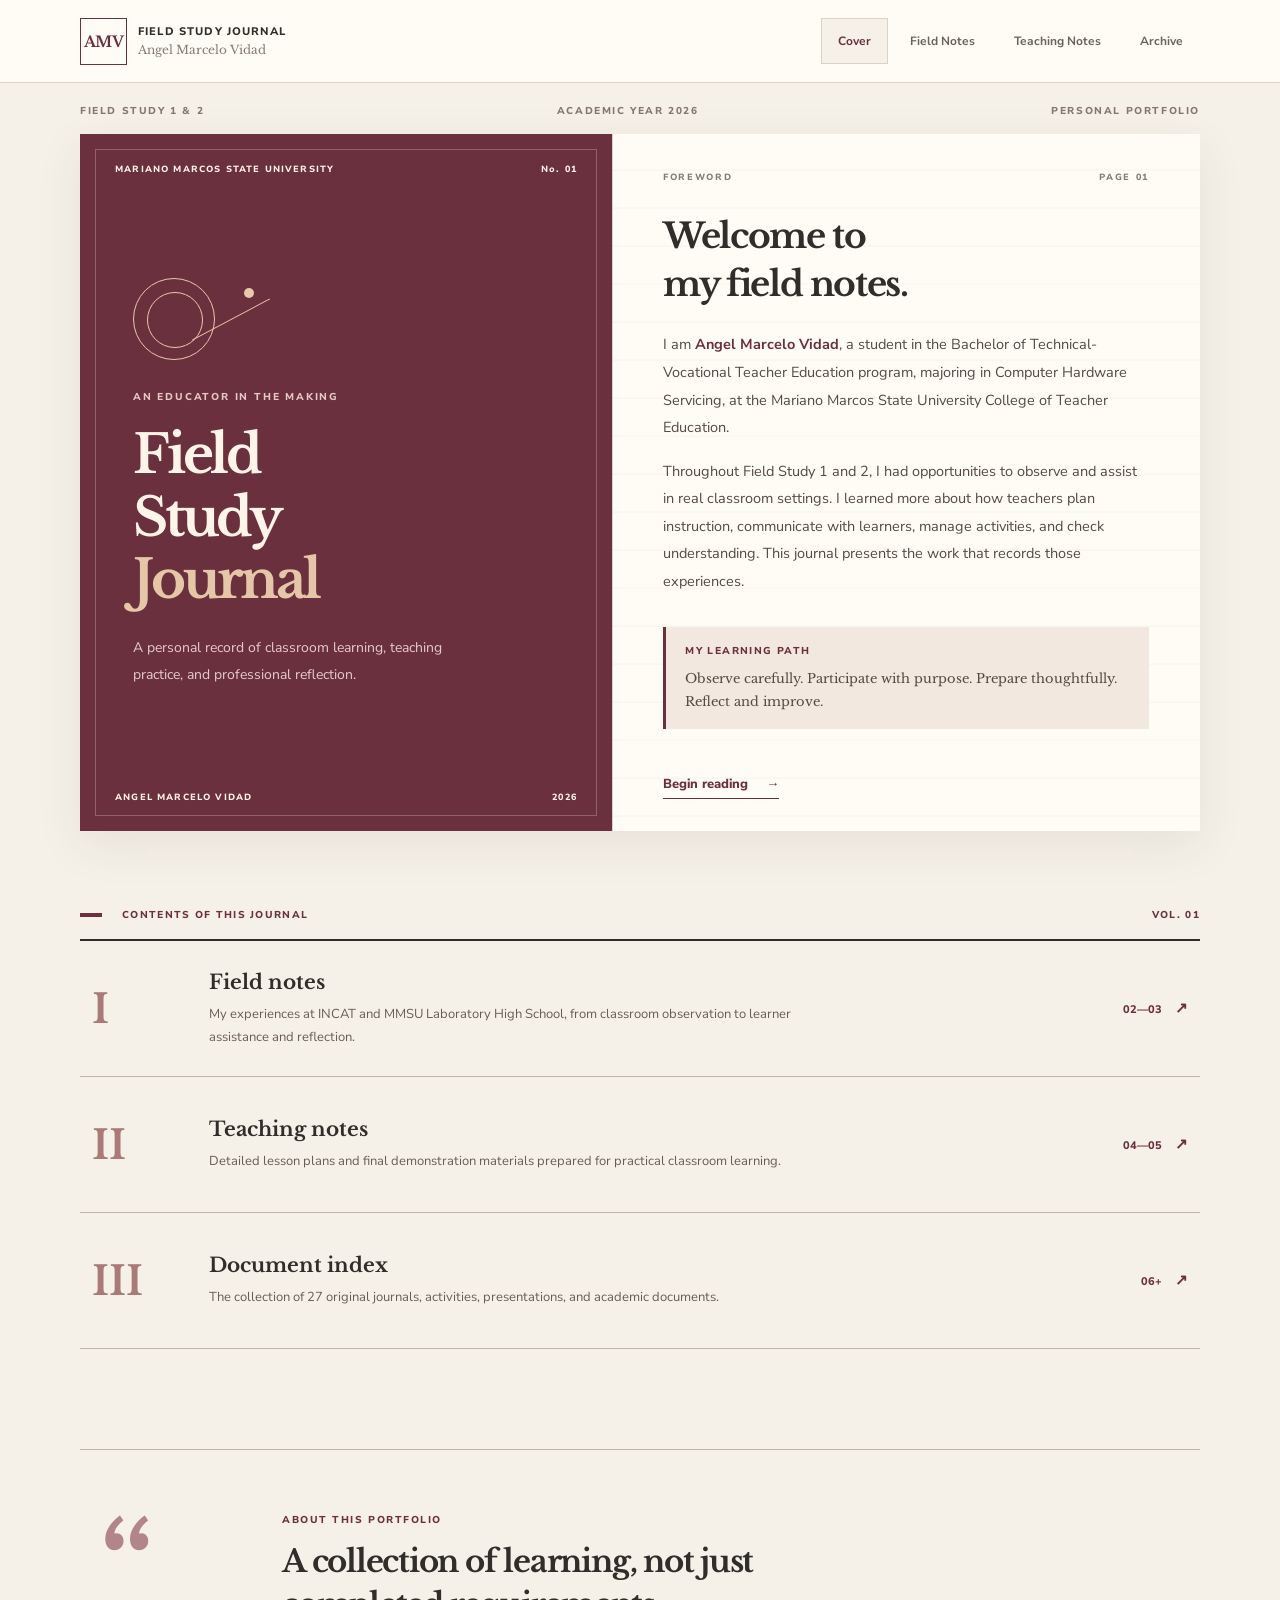
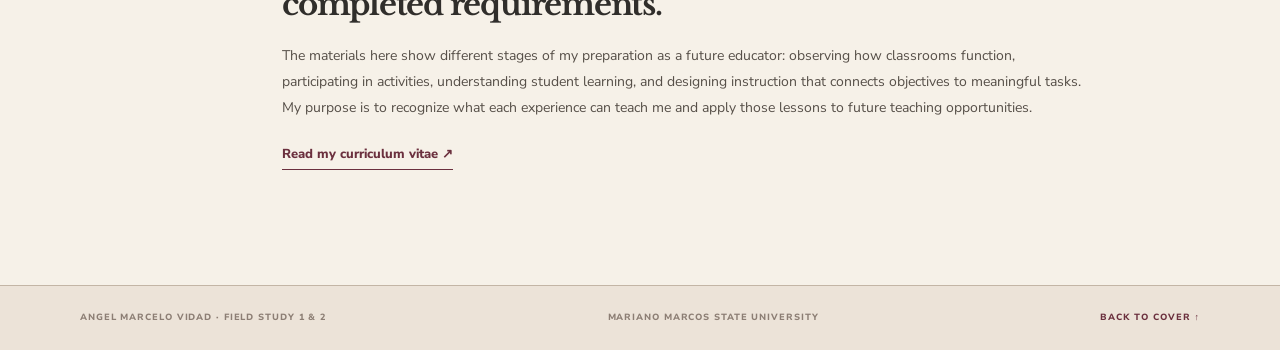
<file: index.html>
<!doctype html>
<html lang="en"><head>
<meta charset="utf-8"><meta name="viewport" content="width=device-width,initial-scale=1">
<meta name="theme-color" content="#f6f1e8">
<meta name="description" content="An academic field study journal by Angel Marcelo Vidad, recording classroom observations, teaching preparation, and original Field Study submissions.">
<meta property="og:title" content="Angel Marcelo Vidad | Field Study Journal">
<meta property="og:description" content="An academic field study journal by Angel Marcelo Vidad, recording classroom observations, teaching preparation, and original Field Study submissions.">
<meta property="og:type" content="website">
<title>Angel Marcelo Vidad | Field Study Journal</title>
<link rel="preconnect" href="https://fonts.googleapis.com"><link rel="preconnect" href="https://fonts.gstatic.com" crossorigin>
<link href="https://fonts.googleapis.com/css2?family=Libre+Baskerville:wght@400;700&family=Nunito+Sans:wght@400;500;600;700;800&display=swap" rel="stylesheet">
<link rel="stylesheet" href="styles.css?v=8">
</head>
<body><a class="skip-to" href="#main">Skip to content</a><header class="topbar">
<div class="frame topbar-inner"><a href="index.html" class="wordmark" aria-label="Angel Marcelo Vidad, home"><span class="wordmark-sign">AMV</span><span class="wordmark-type">FIELD STUDY JOURNAL<small>Angel Marcelo Vidad</small></span></a>
<nav class="chapter-nav" aria-label="Portfolio pages">
<a href="index.html" aria-current="page">Cover</a>
<a href="fieldwork.html" >Field Notes</a>
<a href="teaching.html" >Teaching Notes</a>
<a href="documents.html" >Archive</a>
</nav></div></header>
<main id="main">
  <div class="frame edition-line"><span>FIELD STUDY 1 &amp; 2</span><span>ACADEMIC YEAR 2026</span><span>PERSONAL PORTFOLIO</span></div>
  <section class="book-spread frame" aria-label="Journal cover and introduction">
    <div class="cover-page">
      <div class="cover-rule"><span>MARIANO MARCOS STATE UNIVERSITY</span><span>No. 01</span></div>
      <div class="cover-core">
        <div class="cover-ornament" aria-hidden="true"><span class="ornament-circle"></span><span class="ornament-line"></span><span class="ornament-dot"></span></div>
        <p class="cover-overline">AN EDUCATOR IN THE MAKING</p>
        <h1>Field<br>Study<br><em>Journal</em></h1>
        <p class="cover-desc">A personal record of classroom learning, teaching practice, and professional reflection.</p>
      </div>
      <div class="cover-bottom"><span>ANGEL MARCELO VIDAD</span><span>2026</span></div>
    </div>
    <div class="inside-page">
      <div class="paper-number"><span>FOREWORD</span><span>PAGE 01</span></div>
      <h2>Welcome to<br>my field notes.</h2>
      <p>I am <strong>Angel Marcelo Vidad</strong>, a student in the Bachelor of Technical-Vocational Teacher Education program, majoring in Computer Hardware Servicing, at the Mariano Marcos State University College of Teacher Education.</p>
      <p>Throughout Field Study 1 and 2, I had opportunities to observe and assist in real classroom settings. I learned more about how teachers plan instruction, communicate with learners, manage activities, and check understanding. This journal presents the work that records those experiences.</p>
      <div class="personal-note"><span>MY LEARNING PATH</span><p>Observe carefully. Participate with purpose. Prepare thoughtfully. Reflect and improve.</p></div>
      <div class="inside-link"><a href="fieldwork.html">Begin reading <span aria-hidden="true">→</span></a></div>
    </div>
  </section>
  <section class="frame contents-section">
    <div class="contents-label"><span class="ornament-dash"></span><span>CONTENTS OF THIS JOURNAL</span><span>VOL. 01</span></div>
    <div class="chapter-index">
      <a href="fieldwork.html"><span class="chapter-no">I</span><span class="chapter-content"><strong>Field notes</strong><small>My experiences at INCAT and MMSU Laboratory High School, from classroom observation to learner assistance and reflection.</small></span><span class="chapter-page">02—03 <b>↗</b></span></a>
      <a href="teaching.html"><span class="chapter-no">II</span><span class="chapter-content"><strong>Teaching notes</strong><small>Detailed lesson plans and final demonstration materials prepared for practical classroom learning.</small></span><span class="chapter-page">04—05 <b>↗</b></span></a>
      <a href="documents.html"><span class="chapter-no">III</span><span class="chapter-content"><strong>Document index</strong><small>The collection of 27 original journals, activities, presentations, and academic documents.</small></span><span class="chapter-page">06+ <b>↗</b></span></a>
    </div>
  </section>
  <section class="frame afterword">
    <div class="afterword-symbol" aria-hidden="true">“</div>
    <div><span class="micro-label">ABOUT THIS PORTFOLIO</span><h2>A collection of learning, not just completed requirements.</h2><p>The materials here show different stages of my preparation as a future educator: observing how classrooms function, participating in activities, understanding student learning, and designing instruction that connects objectives to meaningful tasks. My purpose is to recognize what each experience can teach me and apply those lessons to future teaching opportunities.</p>
    <a class="text-action" href="https://drive.google.com/file/d/1n2Dxwf81ZKYn9kp_oWRRfUBrFf5oGsor/view" target="_blank" rel="noopener noreferrer">Read my curriculum vitae ↗</a></div>
  </section>
</main><footer class="journal-footer"><div class="frame footer-line"><span>ANGEL MARCELO VIDAD · FIELD STUDY 1 &amp; 2</span><span>MARIANO MARCOS STATE UNIVERSITY</span><a href="index.html">BACK TO COVER ↑</a></div></footer></body></html>
</file>
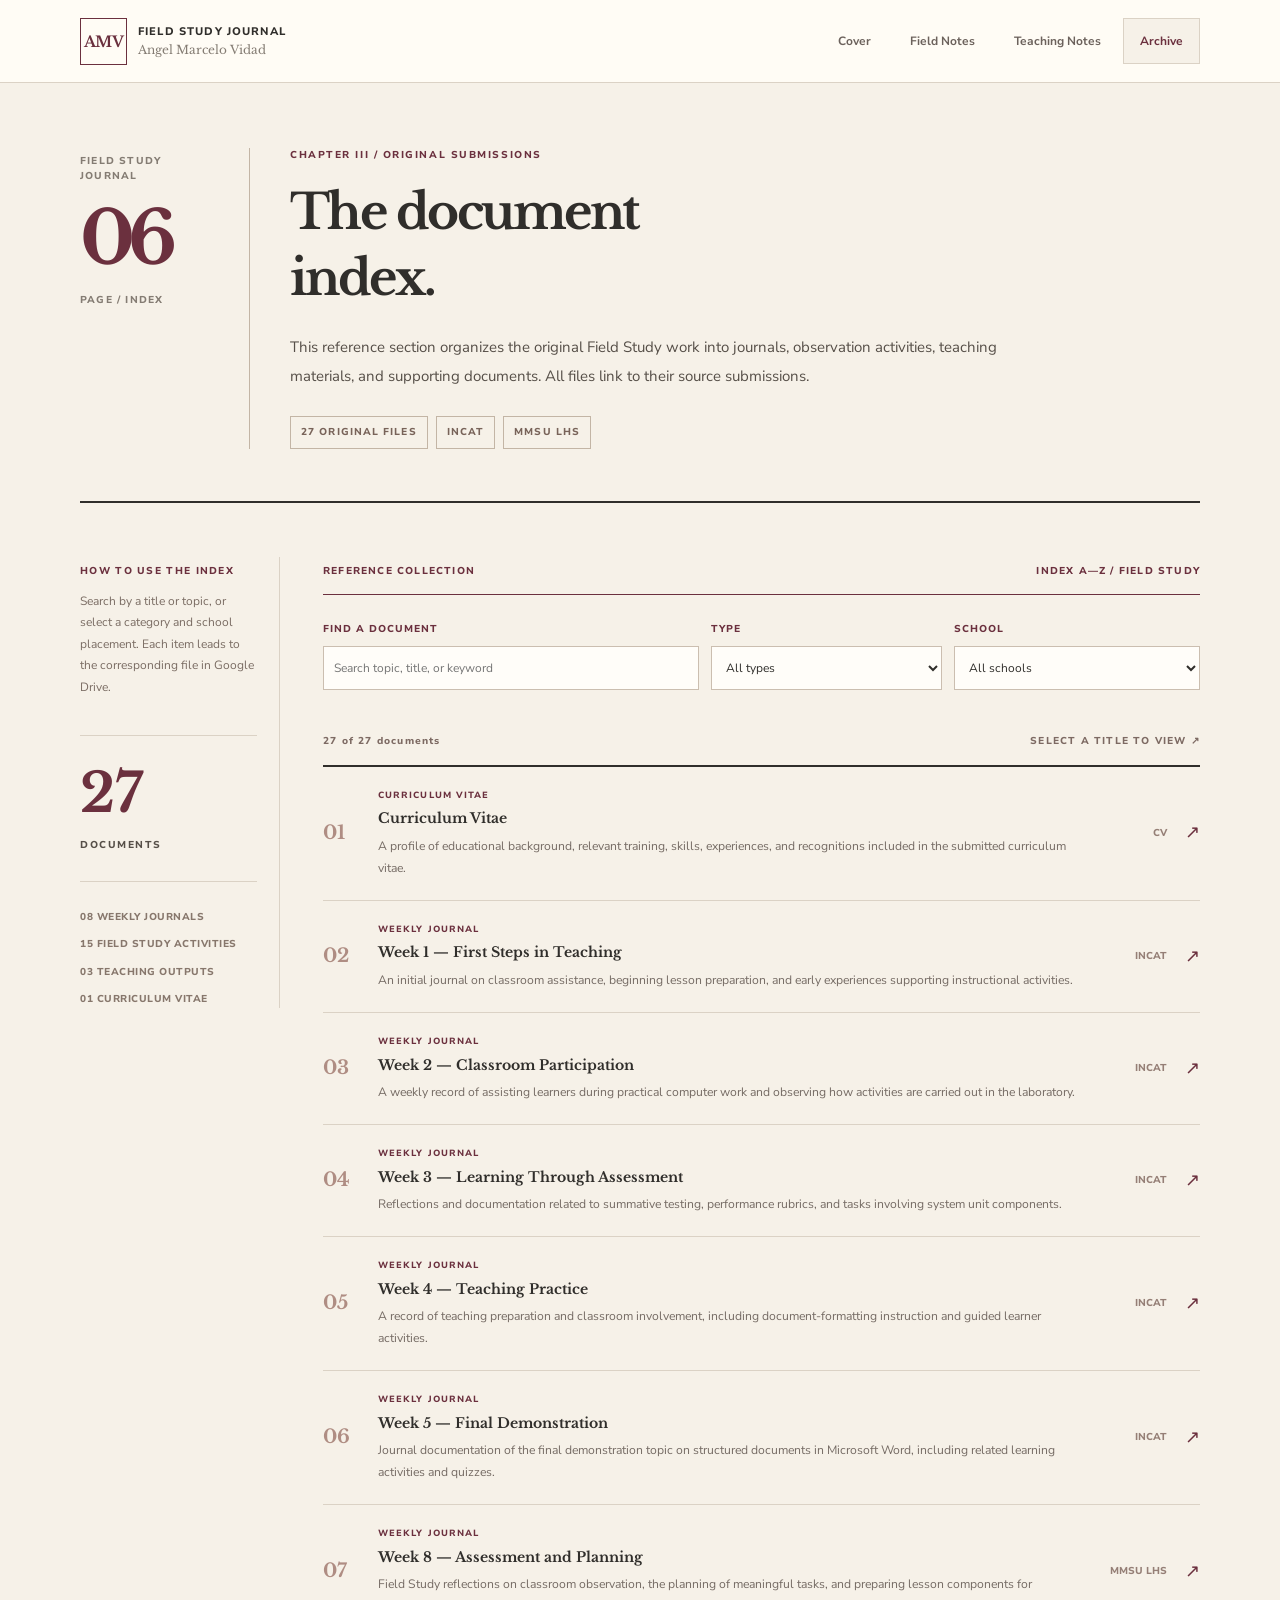
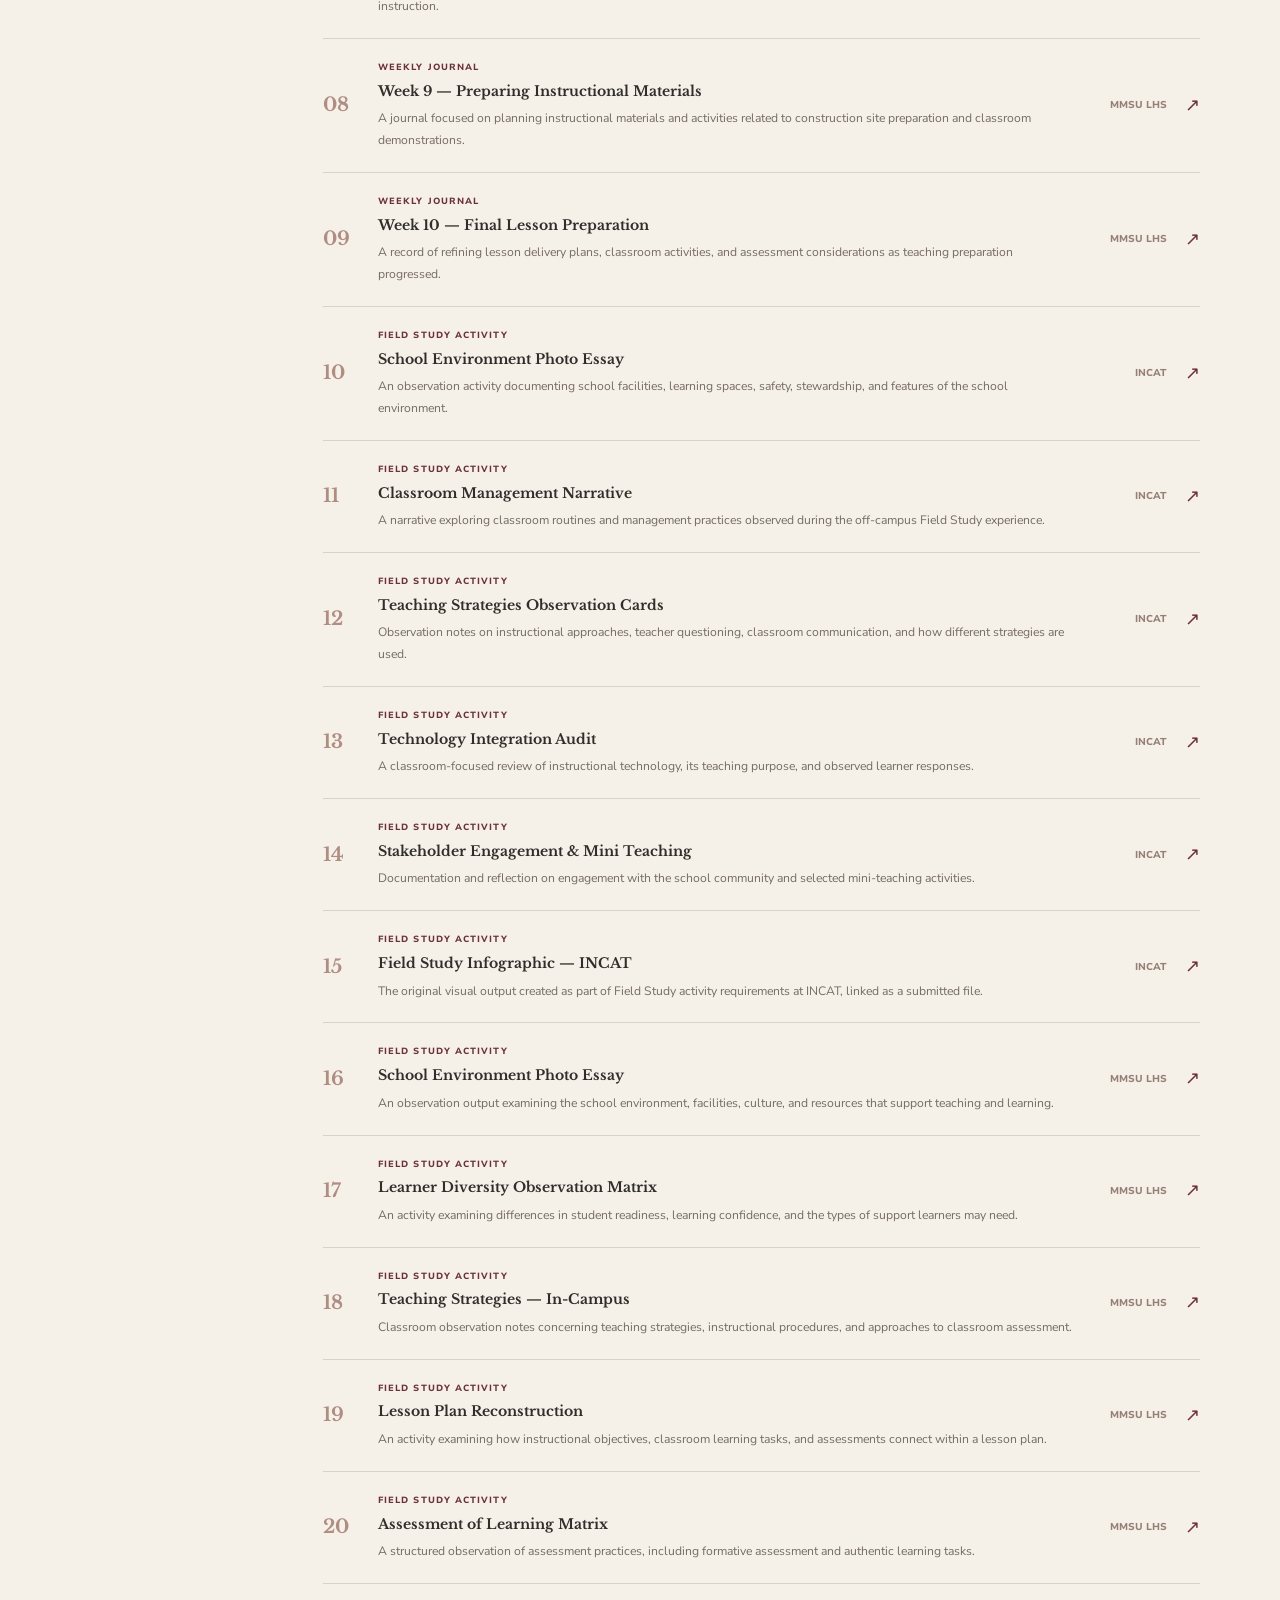
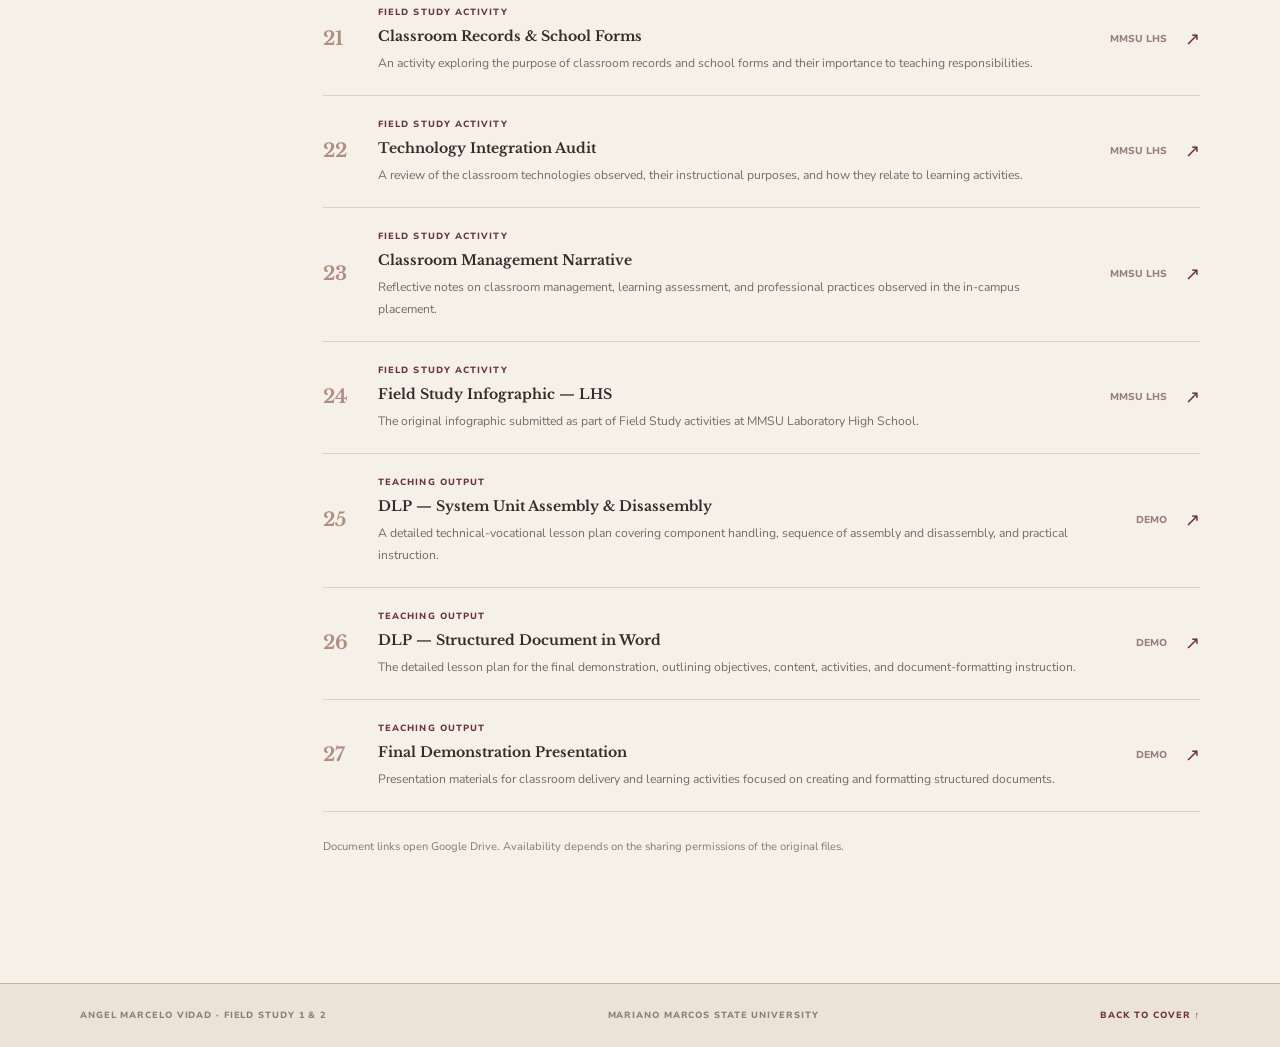
<file: documents.html>
<!doctype html>
<html lang="en"><head>
<meta charset="utf-8"><meta name="viewport" content="width=device-width,initial-scale=1">
<meta name="theme-color" content="#f6f1e8">
<meta name="description" content="A searchable index of Angel Marcelo Vidad's 27 original Field Study journals, activities, lesson plans, and curriculum vitae.">
<meta property="og:title" content="Document Index | Angel Marcelo Vidad">
<meta property="og:description" content="A searchable index of Angel Marcelo Vidad's 27 original Field Study journals, activities, lesson plans, and curriculum vitae.">
<meta property="og:type" content="website">
<title>Document Index | Angel Marcelo Vidad</title>
<link rel="preconnect" href="https://fonts.googleapis.com"><link rel="preconnect" href="https://fonts.gstatic.com" crossorigin>
<link href="https://fonts.googleapis.com/css2?family=Libre+Baskerville:wght@400;700&family=Nunito+Sans:wght@400;500;600;700;800&display=swap" rel="stylesheet">
<link rel="stylesheet" href="styles.css?v=8">
</head>
<body><a class="skip-to" href="#main">Skip to content</a><header class="topbar">
<div class="frame topbar-inner"><a href="index.html" class="wordmark" aria-label="Angel Marcelo Vidad, home"><span class="wordmark-sign">AMV</span><span class="wordmark-type">FIELD STUDY JOURNAL<small>Angel Marcelo Vidad</small></span></a>
<nav class="chapter-nav" aria-label="Portfolio pages">
<a href="index.html" >Cover</a>
<a href="fieldwork.html" >Field Notes</a>
<a href="teaching.html" >Teaching Notes</a>
<a href="documents.html" aria-current="page">Archive</a>
</nav></div></header>
<main id="main">
  <section class="chapter-header frame">
    <div class="chapter-side"><span>FIELD STUDY JOURNAL</span><strong>06</strong><span>PAGE / INDEX</span></div>
    <div class="chapter-headcopy"><p class="micro-label">CHAPTER III / ORIGINAL SUBMISSIONS</p><h1>The document<br>index.</h1><p>This reference section organizes the original Field Study work into journals, observation activities, teaching materials, and supporting documents. All files link to their source submissions.</p><div class="chapter-tags"><span>27 ORIGINAL FILES</span><span>INCAT</span><span>MMSU LHS</span></div></div>
  </section>
  <div class="frame archive-layout">
    <aside class="archive-guide"><div class="guide-heading">HOW TO USE THE INDEX</div><p>Search by a title or topic, or select a category and school placement. Each item leads to the corresponding file in Google Drive.</p>
    <div class="guide-count"><strong>27</strong><span>DOCUMENTS</span></div>
    <div class="guide-types"><span>08 WEEKLY JOURNALS</span><span>15 FIELD STUDY ACTIVITIES</span><span>03 TEACHING OUTPUTS</span><span>01 CURRICULUM VITAE</span></div></aside>
    <div class="archive-main">
      <div class="ruled-title"><span>REFERENCE COLLECTION</span><span>INDEX A—Z / FIELD STUDY</span></div>
      <form class="archive-form" role="search" onsubmit="return false">
        <label><span>FIND A DOCUMENT</span><input id="fileSearch" type="search" autocomplete="off" placeholder="Search topic, title, or keyword"></label>
        <label><span>TYPE</span><select id="typeFilter"><option value="all">All types</option><option value="journals">Weekly journals</option><option value="activities">FS activities</option><option value="teaching">Teaching work</option><option value="profile">CV</option></select></label>
        <label><span>SCHOOL</span><select id="schoolFilter"><option value="all">All schools</option><option value="INCAT">INCAT</option><option value="MMSU LHS">MMSU LHS</option><option value="DEMO">Teaching</option><option value="CV">Profile</option></select></label>
      </form>
      <div class="result-bar"><span id="resultCount" aria-live="polite">27 documents</span><span>SELECT A TITLE TO VIEW ↗</span></div>
      <div id="fileRows" class="indexed-files" aria-live="polite"></div>
      <p id="emptyMessage" class="no-match" hidden>No documents match this search. Try changing your filters or searching for a broader term.</p>
      <p class="index-disclaimer">Document links open Google Drive. Availability depends on the sharing permissions of the original files.</p>
    </div>
  </div>
</main><footer class="journal-footer"><div class="frame footer-line"><span>ANGEL MARCELO VIDAD · FIELD STUDY 1 &amp; 2</span><span>MARIANO MARCOS STATE UNIVERSITY</span><a href="index.html">BACK TO COVER ↑</a></div></footer><script src="script.js?v=8" defer></script></body></html>
</file>
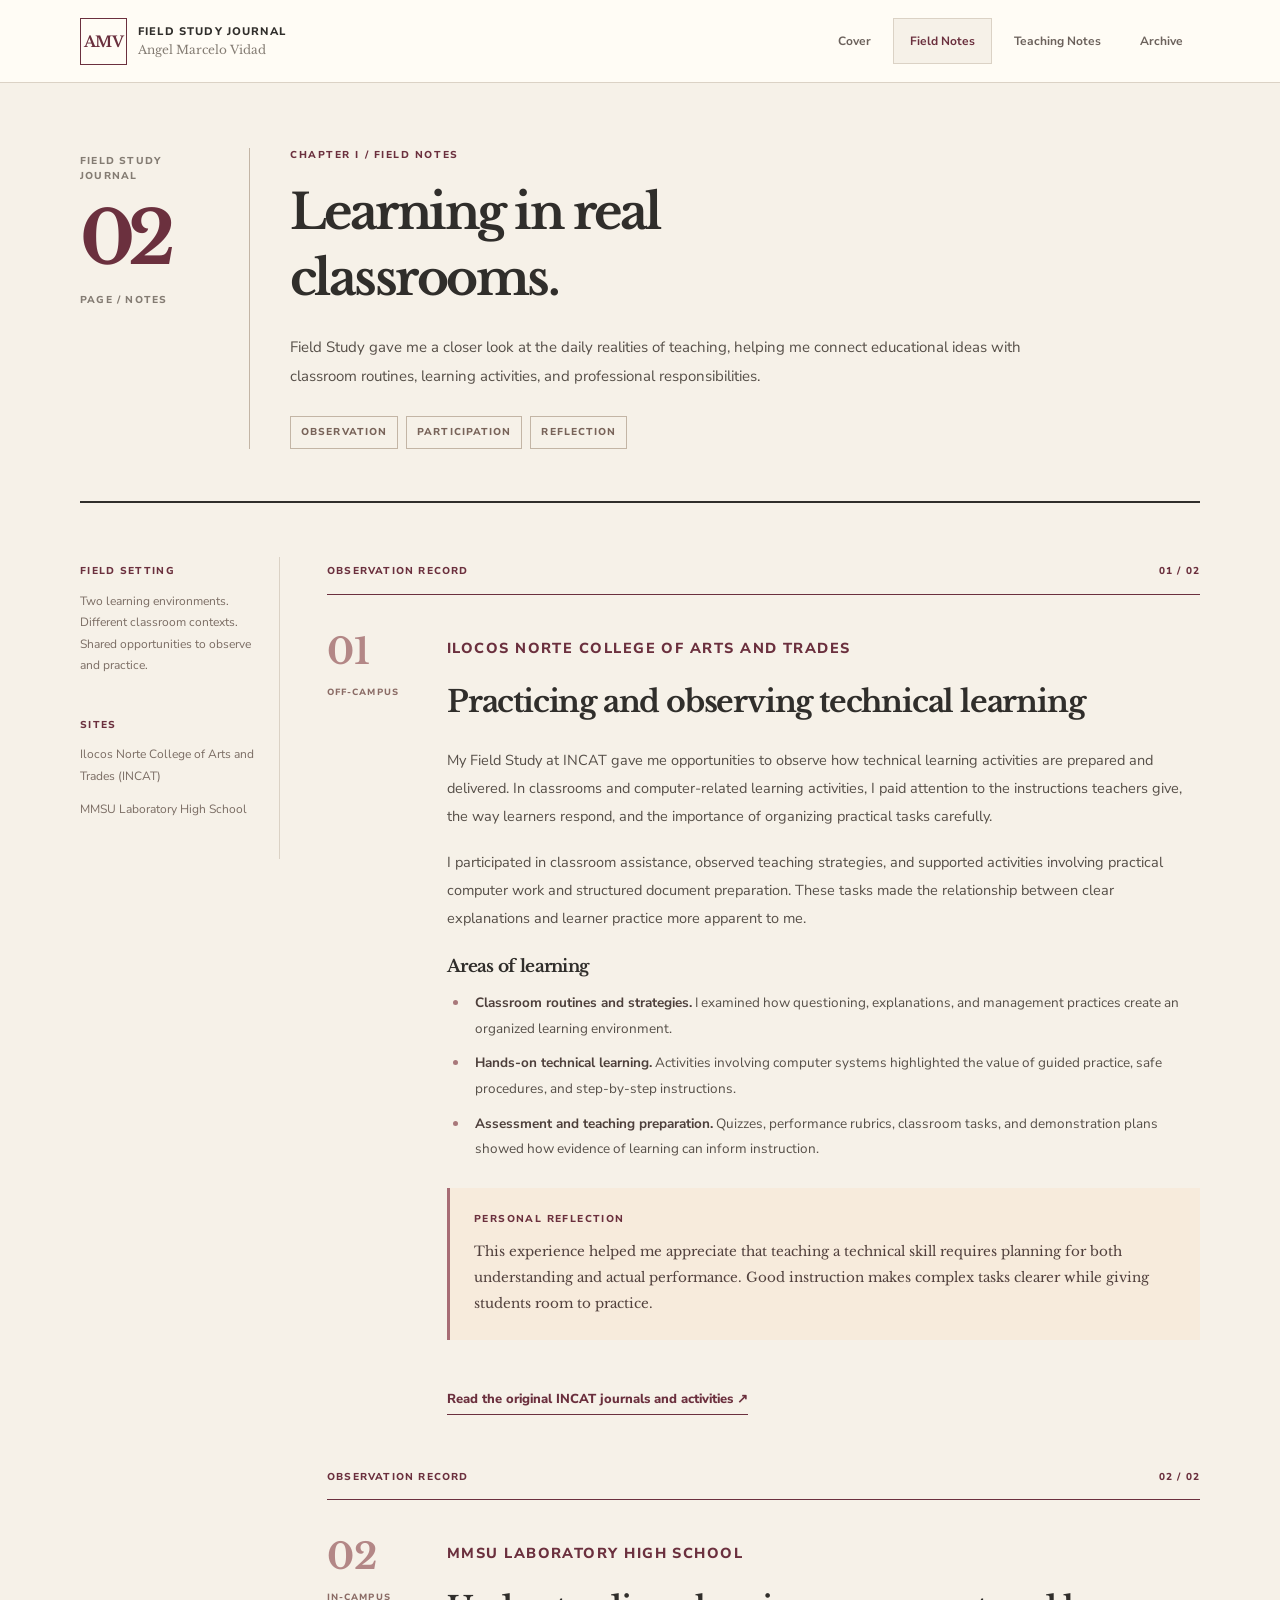
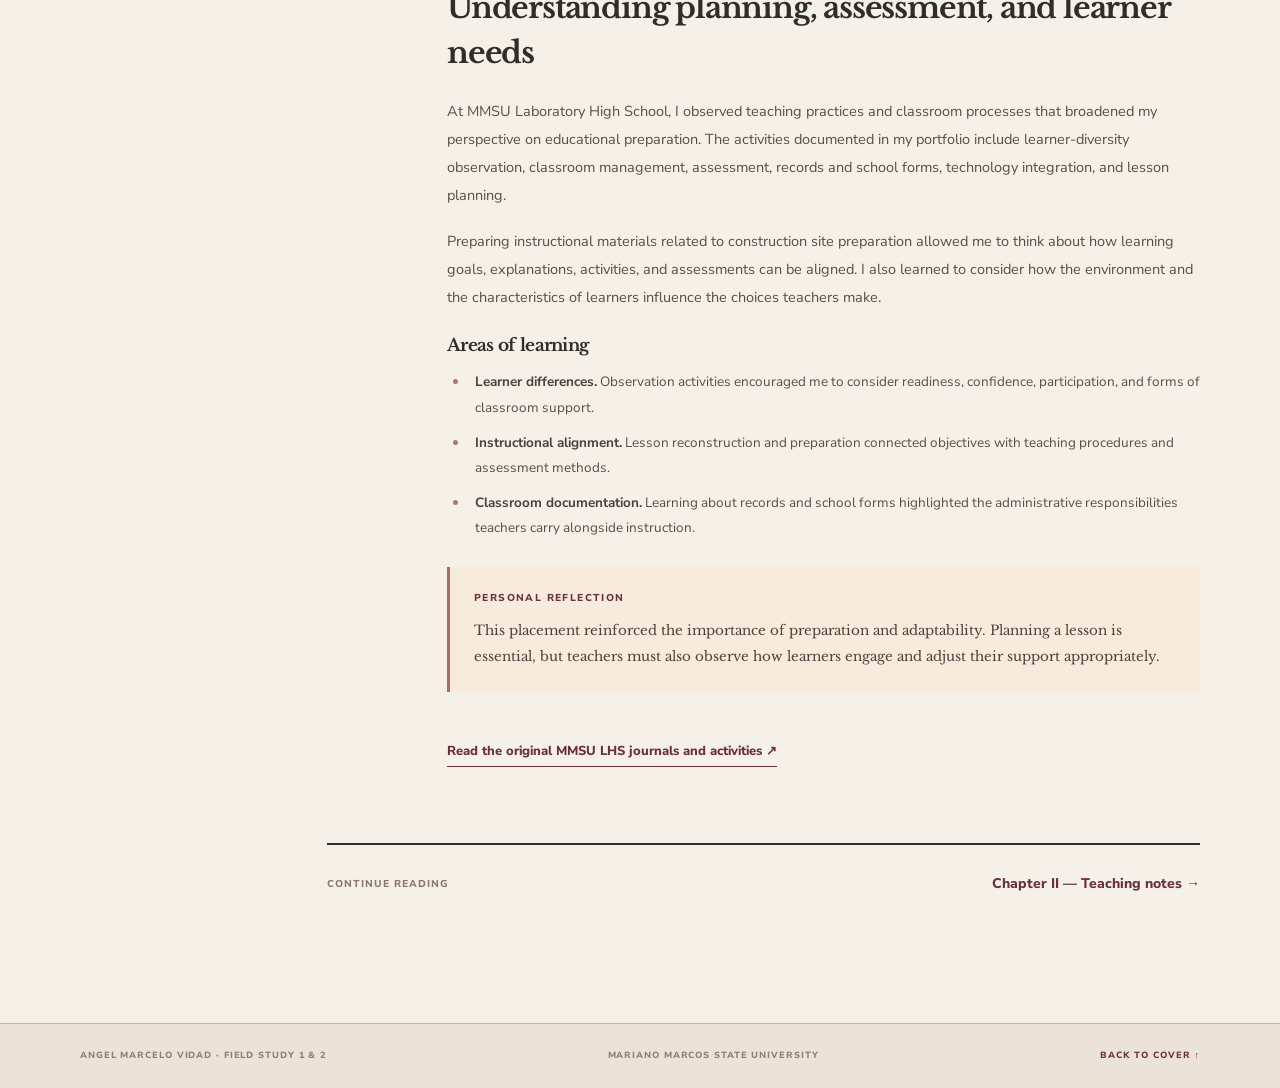
<file: fieldwork.html>
<!doctype html>
<html lang="en"><head>
<meta charset="utf-8"><meta name="viewport" content="width=device-width,initial-scale=1">
<meta name="theme-color" content="#f6f1e8">
<meta name="description" content="Detailed Field Study experiences, observations and learning reflections at INCAT and MMSU Laboratory High School.">
<meta property="og:title" content="Field Notes | Angel Marcelo Vidad">
<meta property="og:description" content="Detailed Field Study experiences, observations and learning reflections at INCAT and MMSU Laboratory High School.">
<meta property="og:type" content="website">
<title>Field Notes | Angel Marcelo Vidad</title>
<link rel="preconnect" href="https://fonts.googleapis.com"><link rel="preconnect" href="https://fonts.gstatic.com" crossorigin>
<link href="https://fonts.googleapis.com/css2?family=Libre+Baskerville:wght@400;700&family=Nunito+Sans:wght@400;500;600;700;800&display=swap" rel="stylesheet">
<link rel="stylesheet" href="styles.css?v=8">
</head>
<body><a class="skip-to" href="#main">Skip to content</a><header class="topbar">
<div class="frame topbar-inner"><a href="index.html" class="wordmark" aria-label="Angel Marcelo Vidad, home"><span class="wordmark-sign">AMV</span><span class="wordmark-type">FIELD STUDY JOURNAL<small>Angel Marcelo Vidad</small></span></a>
<nav class="chapter-nav" aria-label="Portfolio pages">
<a href="index.html" >Cover</a>
<a href="fieldwork.html" aria-current="page">Field Notes</a>
<a href="teaching.html" >Teaching Notes</a>
<a href="documents.html" >Archive</a>
</nav></div></header>
<main id="main">
  <section class="chapter-header frame">
    <div class="chapter-side"><span>FIELD STUDY JOURNAL</span><strong>02</strong><span>PAGE / NOTES</span></div>
    <div class="chapter-headcopy"><p class="micro-label">CHAPTER I / FIELD NOTES</p><h1>Learning in real<br>classrooms.</h1><p>Field Study gave me a closer look at the daily realities of teaching, helping me connect educational ideas with classroom routines, learning activities, and professional responsibilities.</p><div class="chapter-tags"><span>OBSERVATION</span><span>PARTICIPATION</span><span>REFLECTION</span></div></div>
  </section>
  <div class="frame note-layout">
    <aside class="marginal-notes"><div><span>FIELD SETTING</span><p>Two learning environments. Different classroom contexts. Shared opportunities to observe and practice.</p></div><div><span>SITES</span><p>Ilocos Norte College of Arts and Trades (INCAT)</p><p>MMSU Laboratory High School</p></div></aside>
    <div class="notes-column">
      <div class="ruled-title"><span>OBSERVATION RECORD</span><span>01 / 02</span></div>
      <article class="field-entry">
        <span class="entry-side">01<small>OFF-CAMPUS</small></span>
        <div class="entry-content"><p class="entry-overline">ILOCOS NORTE COLLEGE OF ARTS AND TRADES</p><h2>Practicing and observing technical learning</h2>
        <p>My Field Study at INCAT gave me opportunities to observe how technical learning activities are prepared and delivered. In classrooms and computer-related learning activities, I paid attention to the instructions teachers give, the way learners respond, and the importance of organizing practical tasks carefully.</p>
        <p>I participated in classroom assistance, observed teaching strategies, and supported activities involving practical computer work and structured document preparation. These tasks made the relationship between clear explanations and learner practice more apparent to me.</p>
        <h3>Areas of learning</h3>
        <ul class="note-list">
          <li><strong>Classroom routines and strategies.</strong> I examined how questioning, explanations, and management practices create an organized learning environment.</li>
          <li><strong>Hands-on technical learning.</strong> Activities involving computer systems highlighted the value of guided practice, safe procedures, and step-by-step instructions.</li>
          <li><strong>Assessment and teaching preparation.</strong> Quizzes, performance rubrics, classroom tasks, and demonstration plans showed how evidence of learning can inform instruction.</li>
        </ul>
        <div class="reflection-note"><span>PERSONAL REFLECTION</span><p>This experience helped me appreciate that teaching a technical skill requires planning for both understanding and actual performance. Good instruction makes complex tasks clearer while giving students room to practice.</p></div>
        <a class="text-action" href="documents.html?school=INCAT">Read the original INCAT journals and activities ↗</a></div>
      </article>
      <div class="ruled-title"><span>OBSERVATION RECORD</span><span>02 / 02</span></div>
      <article class="field-entry">
        <span class="entry-side">02<small>IN-CAMPUS</small></span>
        <div class="entry-content"><p class="entry-overline">MMSU LABORATORY HIGH SCHOOL</p><h2>Understanding planning, assessment, and learner needs</h2>
        <p>At MMSU Laboratory High School, I observed teaching practices and classroom processes that broadened my perspective on educational preparation. The activities documented in my portfolio include learner-diversity observation, classroom management, assessment, records and school forms, technology integration, and lesson planning.</p>
        <p>Preparing instructional materials related to construction site preparation allowed me to think about how learning goals, explanations, activities, and assessments can be aligned. I also learned to consider how the environment and the characteristics of learners influence the choices teachers make.</p>
        <h3>Areas of learning</h3>
        <ul class="note-list">
          <li><strong>Learner differences.</strong> Observation activities encouraged me to consider readiness, confidence, participation, and forms of classroom support.</li>
          <li><strong>Instructional alignment.</strong> Lesson reconstruction and preparation connected objectives with teaching procedures and assessment methods.</li>
          <li><strong>Classroom documentation.</strong> Learning about records and school forms highlighted the administrative responsibilities teachers carry alongside instruction.</li>
        </ul>
        <div class="reflection-note"><span>PERSONAL REFLECTION</span><p>This placement reinforced the importance of preparation and adaptability. Planning a lesson is essential, but teachers must also observe how learners engage and adjust their support appropriately.</p></div>
        <a class="text-action" href="documents.html?school=MMSU%20LHS">Read the original MMSU LHS journals and activities ↗</a></div>
      </article>
      <div class="next-chapter"><span>CONTINUE READING</span><a href="teaching.html">Chapter II — Teaching notes →</a></div>
    </div>
  </div>
</main><footer class="journal-footer"><div class="frame footer-line"><span>ANGEL MARCELO VIDAD · FIELD STUDY 1 &amp; 2</span><span>MARIANO MARCOS STATE UNIVERSITY</span><a href="index.html">BACK TO COVER ↑</a></div></footer></body></html>
</file>
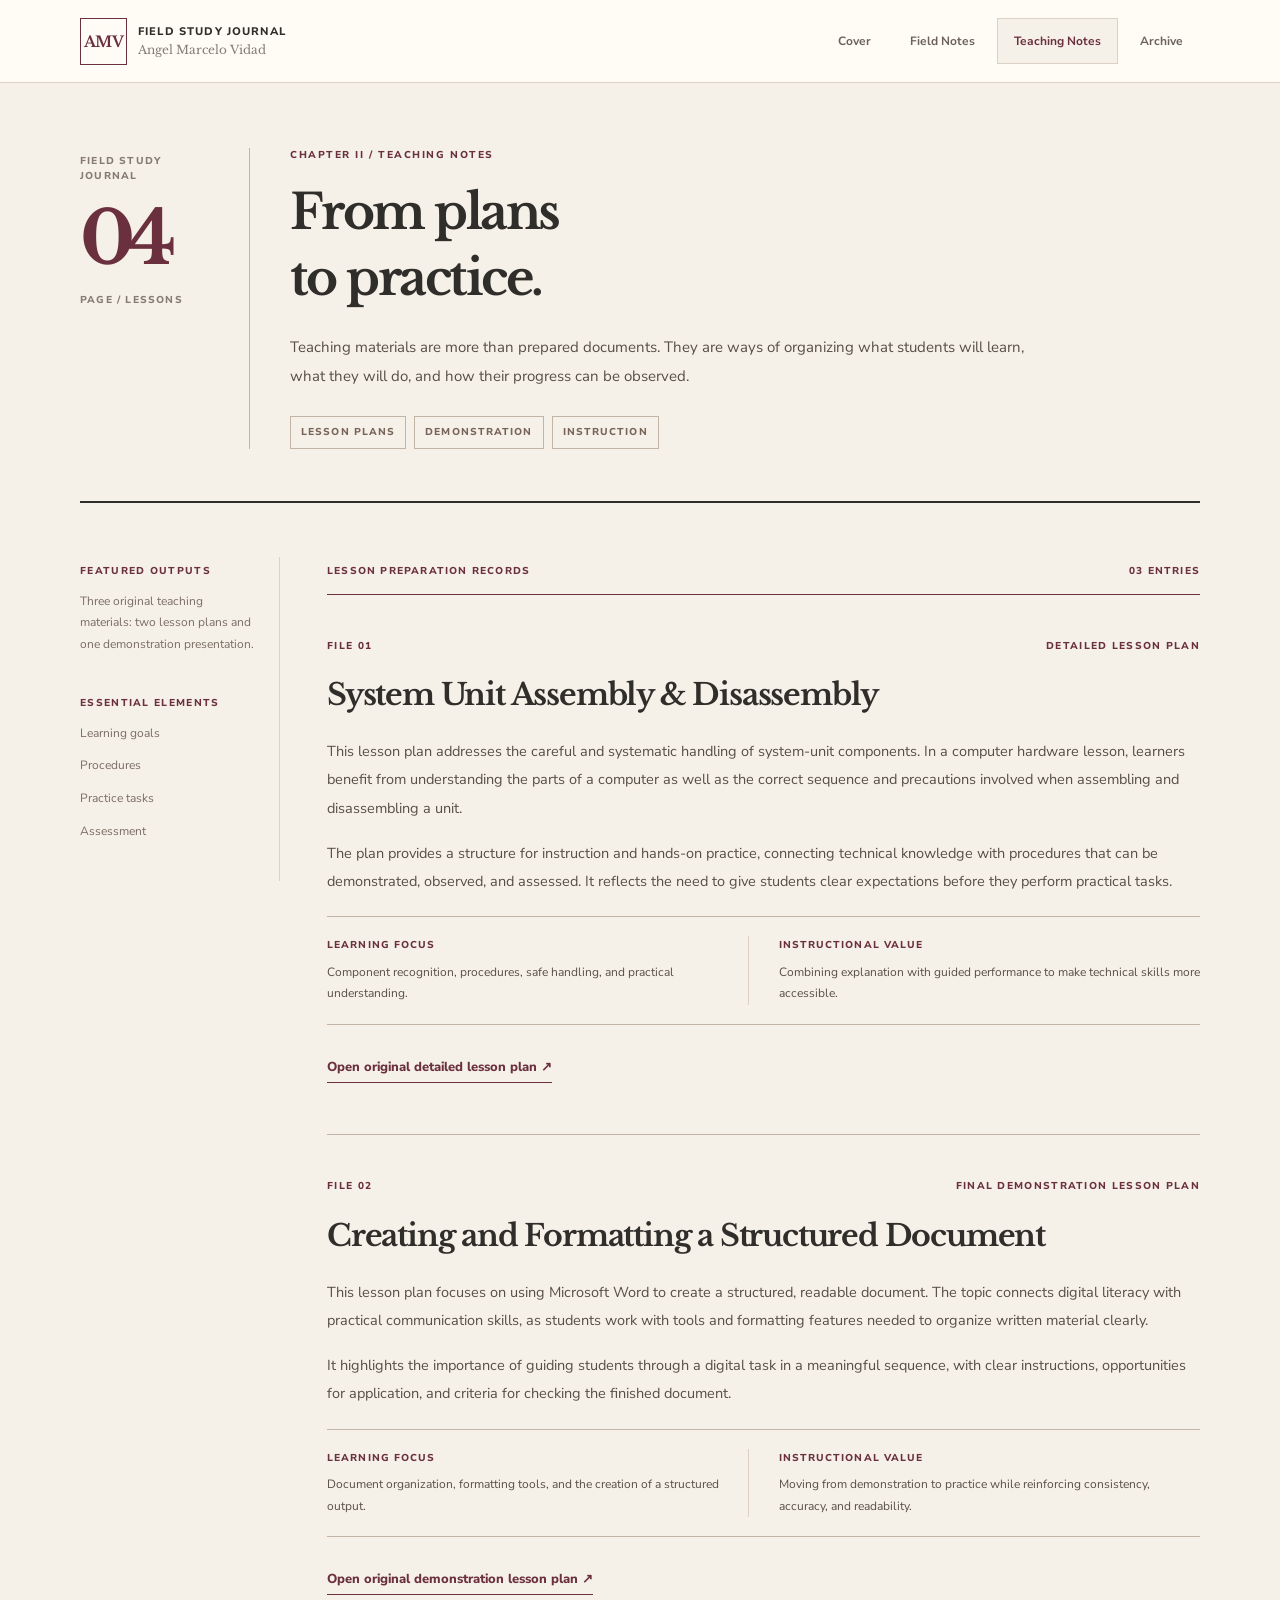
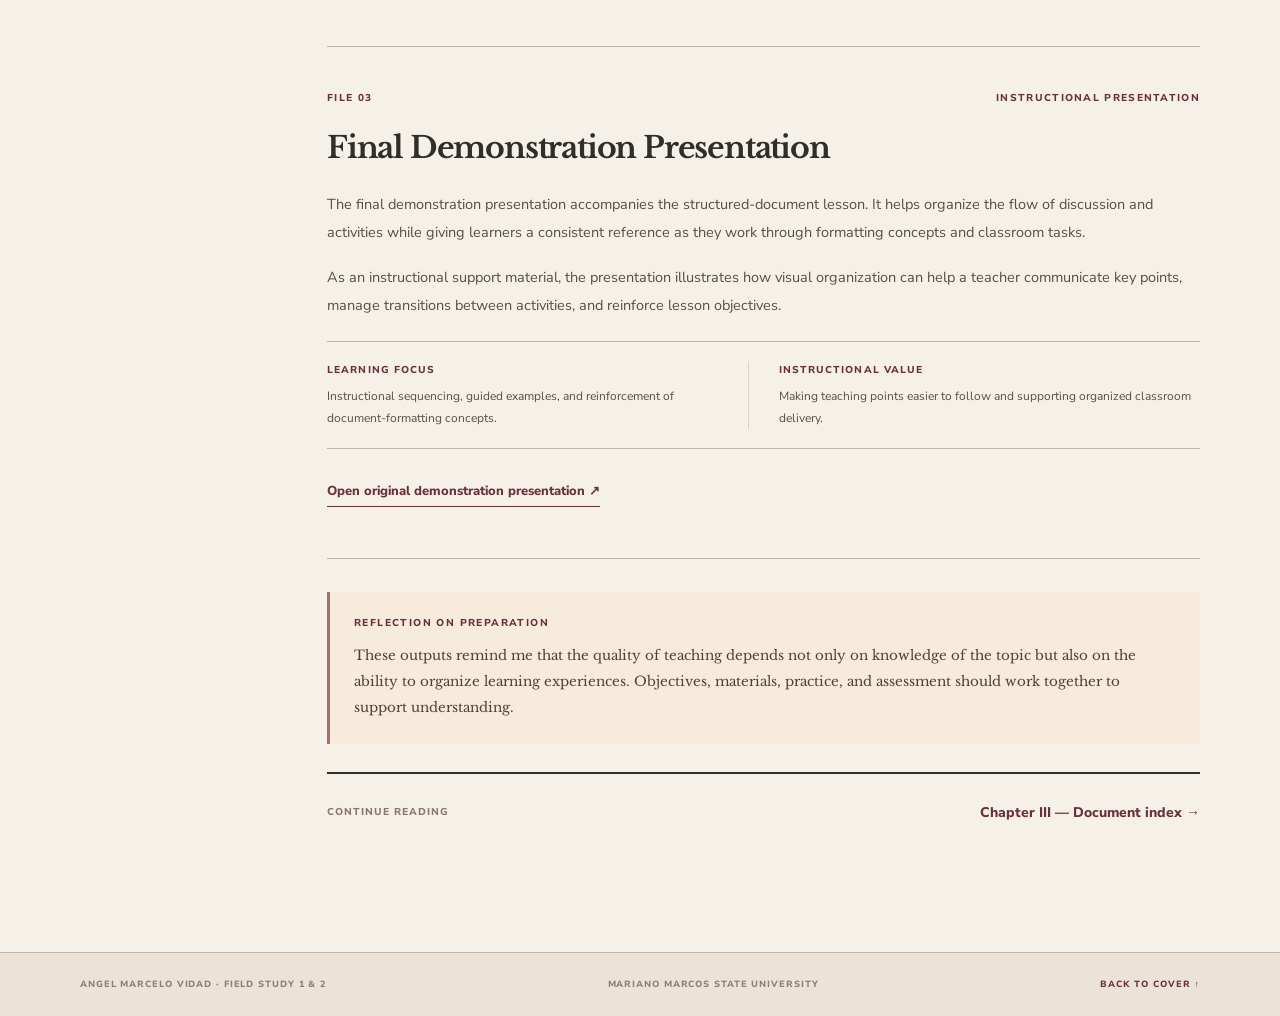
<file: teaching.html>
<!doctype html>
<html lang="en"><head>
<meta charset="utf-8"><meta name="viewport" content="width=device-width,initial-scale=1">
<meta name="theme-color" content="#f6f1e8">
<meta name="description" content="Detailed teaching materials and lesson plan reflections from Angel Marcelo Vidad's Field Study portfolio.">
<meta property="og:title" content="Teaching Notes | Angel Marcelo Vidad">
<meta property="og:description" content="Detailed teaching materials and lesson plan reflections from Angel Marcelo Vidad's Field Study portfolio.">
<meta property="og:type" content="website">
<title>Teaching Notes | Angel Marcelo Vidad</title>
<link rel="preconnect" href="https://fonts.googleapis.com"><link rel="preconnect" href="https://fonts.gstatic.com" crossorigin>
<link href="https://fonts.googleapis.com/css2?family=Libre+Baskerville:wght@400;700&family=Nunito+Sans:wght@400;500;600;700;800&display=swap" rel="stylesheet">
<link rel="stylesheet" href="styles.css?v=8">
</head>
<body><a class="skip-to" href="#main">Skip to content</a><header class="topbar">
<div class="frame topbar-inner"><a href="index.html" class="wordmark" aria-label="Angel Marcelo Vidad, home"><span class="wordmark-sign">AMV</span><span class="wordmark-type">FIELD STUDY JOURNAL<small>Angel Marcelo Vidad</small></span></a>
<nav class="chapter-nav" aria-label="Portfolio pages">
<a href="index.html" >Cover</a>
<a href="fieldwork.html" >Field Notes</a>
<a href="teaching.html" aria-current="page">Teaching Notes</a>
<a href="documents.html" >Archive</a>
</nav></div></header>
<main id="main">
  <section class="chapter-header frame">
    <div class="chapter-side"><span>FIELD STUDY JOURNAL</span><strong>04</strong><span>PAGE / LESSONS</span></div>
    <div class="chapter-headcopy"><p class="micro-label">CHAPTER II / TEACHING NOTES</p><h1>From plans<br>to practice.</h1><p>Teaching materials are more than prepared documents. They are ways of organizing what students will learn, what they will do, and how their progress can be observed.</p><div class="chapter-tags"><span>LESSON PLANS</span><span>DEMONSTRATION</span><span>INSTRUCTION</span></div></div>
  </section>
  <div class="frame note-layout">
    <aside class="marginal-notes"><div><span>FEATURED OUTPUTS</span><p>Three original teaching materials: two lesson plans and one demonstration presentation.</p></div><div><span>ESSENTIAL ELEMENTS</span><p>Learning goals</p><p>Procedures</p><p>Practice tasks</p><p>Assessment</p></div></aside>
    <div class="notes-column">
      <div class="ruled-title"><span>LESSON PREPARATION RECORDS</span><span>03 ENTRIES</span></div>
      <article class="lesson-entry"><div class="lesson-top"><span>FILE 01</span><span>DETAILED LESSON PLAN</span></div><h2>System Unit Assembly &amp; Disassembly</h2>
        <p>This lesson plan addresses the careful and systematic handling of system-unit components. In a computer hardware lesson, learners benefit from understanding the parts of a computer as well as the correct sequence and precautions involved when assembling and disassembling a unit.</p>
        <p>The plan provides a structure for instruction and hands-on practice, connecting technical knowledge with procedures that can be demonstrated, observed, and assessed. It reflects the need to give students clear expectations before they perform practical tasks.</p>
        <div class="lesson-outline"><div><span>LEARNING FOCUS</span><p>Component recognition, procedures, safe handling, and practical understanding.</p></div><div><span>INSTRUCTIONAL VALUE</span><p>Combining explanation with guided performance to make technical skills more accessible.</p></div></div>
        <a class="text-action" href="https://drive.google.com/file/d/19aG6a_3jd42zHAZMWcuY3wk2QD-5NcBo/view" target="_blank" rel="noopener noreferrer">Open original detailed lesson plan ↗</a>
      </article>
      <article class="lesson-entry"><div class="lesson-top"><span>FILE 02</span><span>FINAL DEMONSTRATION LESSON PLAN</span></div><h2>Creating and Formatting a Structured Document</h2>
        <p>This lesson plan focuses on using Microsoft Word to create a structured, readable document. The topic connects digital literacy with practical communication skills, as students work with tools and formatting features needed to organize written material clearly.</p>
        <p>It highlights the importance of guiding students through a digital task in a meaningful sequence, with clear instructions, opportunities for application, and criteria for checking the finished document.</p>
        <div class="lesson-outline"><div><span>LEARNING FOCUS</span><p>Document organization, formatting tools, and the creation of a structured output.</p></div><div><span>INSTRUCTIONAL VALUE</span><p>Moving from demonstration to practice while reinforcing consistency, accuracy, and readability.</p></div></div>
        <a class="text-action" href="https://drive.google.com/file/d/1zHWP3fsgHWy35P4swrp1Ltg7K8NXxsam/view" target="_blank" rel="noopener noreferrer">Open original demonstration lesson plan ↗</a>
      </article>
      <article class="lesson-entry"><div class="lesson-top"><span>FILE 03</span><span>INSTRUCTIONAL PRESENTATION</span></div><h2>Final Demonstration Presentation</h2>
        <p>The final demonstration presentation accompanies the structured-document lesson. It helps organize the flow of discussion and activities while giving learners a consistent reference as they work through formatting concepts and classroom tasks.</p>
        <p>As an instructional support material, the presentation illustrates how visual organization can help a teacher communicate key points, manage transitions between activities, and reinforce lesson objectives.</p>
        <div class="lesson-outline"><div><span>LEARNING FOCUS</span><p>Instructional sequencing, guided examples, and reinforcement of document-formatting concepts.</p></div><div><span>INSTRUCTIONAL VALUE</span><p>Making teaching points easier to follow and supporting organized classroom delivery.</p></div></div>
        <a class="text-action" href="https://drive.google.com/file/d/1P7GwbWhbt0kKXqvEs7HXT1WUI832k-yc/view" target="_blank" rel="noopener noreferrer">Open original demonstration presentation ↗</a>
      </article>
      <div class="reflection-note closing-reflection"><span>REFLECTION ON PREPARATION</span><p>These outputs remind me that the quality of teaching depends not only on knowledge of the topic but also on the ability to organize learning experiences. Objectives, materials, practice, and assessment should work together to support understanding.</p></div>
      <div class="next-chapter"><span>CONTINUE READING</span><a href="documents.html">Chapter III — Document index →</a></div>
    </div>
  </div>
</main><footer class="journal-footer"><div class="frame footer-line"><span>ANGEL MARCELO VIDAD · FIELD STUDY 1 &amp; 2</span><span>MARIANO MARCOS STATE UNIVERSITY</span><a href="index.html">BACK TO COVER ↑</a></div></footer></body></html>
</file>
<file: styles.css>
/* Angel Marcelo Vidad — a digital teacher's field journal.
   Distinctive open-book and manuscript layout. No cards, hero banners, or image assets. */
:root{
 --paper:#f6f1e8;--page:#fffcf5;--wine:#6b303e;--wine-deep:#4c2734;--wine-soft:#8a5060;
 --ink:#302e2b;--body:#564f48;--muted:#847c73;--line:#dbd2c5;--line-dark:#c3b5a5;
 --margin:#eadfce;--note:#f7ebdc;--bggray:#efebe4;
 --serif:"Libre Baskerville",Georgia,serif;--sans:"Nunito Sans","Segoe UI",sans-serif;
}
*{box-sizing:border-box}
html{scroll-behavior:smooth}
body{margin:0;background:var(--paper);color:var(--body);font:15px/1.86 var(--sans);-webkit-font-smoothing:antialiased}
a{color:inherit}
button,input,select{font:inherit}
h1,h2,h3,h4,p,ul{margin:0}
h1,h2,h3,h4{font-family:var(--serif);color:var(--ink);font-weight:700;line-height:1.4;letter-spacing:-.04em}
p{line-height:1.85}
[hidden]{display:none!important}
.frame{width:min(1120px,calc(100% - 56px));margin:0 auto}
.skip-to:not(:focus){position:absolute;width:1px;height:1px;overflow:hidden;clip:rect(0,0,0,0);white-space:nowrap}
.skip-to:focus{position:fixed;top:10px;left:10px;padding:8px 14px;background:white;z-index:100}
:focus-visible{outline:3px solid var(--wine);outline-offset:3px}
/* Marginal-style navigation, not a previous top bar */
.topbar{background:var(--page);border-bottom:1px solid var(--line)}
.topbar-inner{display:flex;align-items:center;justify-content:space-between;gap:34px;min-height:82px}
.wordmark{display:flex;align-items:center;gap:11px;text-decoration:none;white-space:nowrap}
.wordmark-sign{border:1px solid var(--wine);width:47px;height:47px;display:grid;place-items:center;color:var(--wine);font:700 15px var(--serif);letter-spacing:-.055em}
.wordmark-type{color:var(--ink);font-size:11px;letter-spacing:.105em;font-weight:800;line-height:1.6}
.wordmark-type small{display:block;font:400 12px/1.5 var(--serif);text-transform:none;letter-spacing:0;color:var(--muted);margin-top:1px}
.chapter-nav{display:flex;align-items:center;gap:5px;white-space:nowrap}
.chapter-nav a{font-size:12px;font-weight:700;text-decoration:none;padding:11px 16px;border:1px solid transparent;color:#6c625c}
.chapter-nav a:hover{background:#f5ecdf;color:var(--wine)}
.chapter-nav a[aria-current=page]{border-color:var(--line);background:var(--paper);color:var(--wine)}
.edition-line,.contents-label,.paper-number,.cover-rule,.cover-bottom,.ruled-title,.result-bar,.lesson-top{display:flex;justify-content:space-between;gap:20px;align-items:center}
.edition-line{padding:21px 0 16px;color:#85776d;font:800 10px/1.4 var(--sans);letter-spacing:.16em}
/* Landing page as two facing pages */
.book-spread{display:grid;grid-template-columns:minmax(0,.95fr) minmax(0,1.05fr);box-shadow:0 14px 45px rgba(57,46,37,.08);background:var(--page);min-height:600px;position:relative}
.book-spread:after{content:"";position:absolute;left:47.5%;top:0;bottom:0;width:1px;background:rgba(0,0,0,.17);box-shadow:4px 0 8px rgba(0,0,0,.05);pointer-events:none}
.cover-page{background:var(--wine);color:#fff4e9;min-height:620px;padding:29px 35px 27px;display:flex;flex-direction:column;justify-content:space-between;position:relative;overflow:hidden}
.cover-page:before{content:"";position:absolute;inset:15px;border:1px solid rgba(255,249,240,.24);pointer-events:none}
.cover-rule,.cover-bottom{position:relative;z-index:2;font:800 9px/1.4 var(--sans);letter-spacing:.13em}
.cover-core{position:relative;z-index:2;padding:12px 18px}
.cover-overline{font:800 10px/1.4 var(--sans);letter-spacing:.18em;margin:22px 0 19px;color:#e5c7c4}
.cover-core h1{font:700 clamp(41px,4.15vw,68px)/1.17 var(--serif);color:#fff4e9;letter-spacing:-.06em}
.cover-core h1 em{color:#e5c6a8;font-style:normal}
.cover-desc{max-width:310px;font:400 14px/1.9 var(--sans);color:#e5ccca;margin-top:25px}
.cover-ornament{height:90px;position:relative;width:140px;margin-bottom:8px}
.ornament-circle{position:absolute;border:1px solid #e9c9ad;width:82px;height:82px;border-radius:50%;left:0;top:0}
.ornament-circle:after{content:"";position:absolute;width:54px;height:54px;border-radius:50%;border:1px solid #e9c9ad;top:13px;left:13px}
.ornament-line{position:absolute;width:88px;height:1px;background:#e9c9ad;left:54px;top:41px;transform:rotate(-28deg)}
.ornament-dot{position:absolute;background:#e9c9ad;width:10px;height:10px;border-radius:50%;left:111px;top:10px}
.inside-page{background:var(--page);min-height:620px;padding:38px clamp(25px,4vw,55px) 33px;display:flex;flex-direction:column;background-image:linear-gradient(to bottom,transparent 35px,rgba(191,177,162,.12) 36px,transparent 37px);background-size:100% 38px}
.paper-number{font:800 9px/1.3 var(--sans);letter-spacing:.18em;color:var(--muted);padding-bottom:28px}
.inside-page h2{font-size:clamp(27px,2.7vw,42px);margin-bottom:23px}
.inside-page p{font-size:14.5px;line-height:1.9;margin-bottom:16px;color:#544a44}
.inside-page strong{color:var(--wine)}
.personal-note{border-left:3px solid var(--wine);background:#f2e8df;padding:15px 19px;margin:16px 0 20px}
.personal-note span{display:block;color:var(--wine);font-size:10px;font-weight:800;letter-spacing:.14em;margin-bottom:6px}
.personal-note p{font:400 13px/1.8 var(--serif);margin:0}
.inside-link{margin-top:auto;padding-top:21px}
.inside-link a{text-decoration:none;font-weight:800;color:var(--wine);border-bottom:1px solid var(--wine);font-size:13px;padding-bottom:5px}
.inside-link a span{margin-left:14px}
/* TOC designed as book index, one horizontal row each */
.contents-section{margin-top:75px;margin-bottom:100px}
.contents-label{border-bottom:2px solid var(--ink);padding-bottom:15px;font-size:10px;color:var(--wine);font-weight:800;letter-spacing:.13em}
.ornament-dash{width:22px;height:4px;background:var(--wine);flex-shrink:0}
.contents-label span:nth-child(2){margin-right:auto}
.chapter-index a{display:grid;grid-template-columns:95px minmax(0,1fr) 95px;gap:22px;align-items:center;min-height:136px;padding:25px 12px;border-bottom:1px solid var(--line-dark);text-decoration:none;transition:background .15s,padding .15s}
.chapter-index a:hover{background:#f0e7dd;padding-left:24px}
.chapter-no{font:700 40px var(--serif);color:#a97b78}
.chapter-content strong{display:block;font:700 20px/1.3 var(--serif);color:var(--ink);margin-bottom:8px}
.chapter-content small{display:block;color:#685d55;font:400 13px/1.75 var(--sans);max-width:610px}
.chapter-page{text-align:right;color:var(--wine);font-size:11px;font-weight:800}
.chapter-page b{margin-left:10px;font-size:15px}
.afterword{display:grid;grid-template-columns:150px 1fr;gap:32px;border-top:1px solid var(--line-dark);padding:63px 20px 115px}
.afterword-symbol{font:700 120px/1 var(--serif);color:#b2858a}
.micro-label{display:block;color:var(--wine);font:800 10px/1.5 var(--sans);letter-spacing:.155em}
.afterword h2{font-size:clamp(22px,2.4vw,31px);max-width:620px;margin:12px 0 17px}
.afterword p{max-width:800px;font-size:14px}
.text-action{display:inline-block;color:var(--wine);font-weight:800;font-size:13px;text-decoration:none;border-bottom:1px solid var(--wine);margin-top:21px;padding-bottom:3px}
.text-action:hover{color:var(--wine-deep);border-bottom-width:2px}
/* Chapters use a large folio gutter and manuscript column */
.chapter-header{display:grid;grid-template-columns:170px 1fr;gap:40px;padding:65px 0 52px;border-bottom:2px solid var(--ink)}
.chapter-side{border-right:1px solid var(--line-dark);padding:6px 30px 0 0;display:flex;flex-direction:column;gap:18px;color:var(--muted);font:800 10px/1.5 var(--sans);letter-spacing:.12em}
.chapter-side strong{font:700 73px/1 var(--serif);letter-spacing:-.095em;color:var(--wine)}
.chapter-headcopy h1{font:700 clamp(30px,3.8vw,53px)/1.35 var(--serif);letter-spacing:-.052em;margin:17px 0 22px}
.chapter-headcopy>p:last-of-type{font-size:15px;max-width:760px;line-height:1.9}
.chapter-tags{display:flex;gap:8px;flex-wrap:wrap;margin-top:26px}
.chapter-tags span{border:1px solid var(--line-dark);color:#786359;font-size:10px;font-weight:800;letter-spacing:.11em;padding:6px 10px}
.note-layout,.archive-layout{display:grid;grid-template-columns:200px minmax(0,1fr);gap:47px;padding-top:54px;padding-bottom:100px}
.marginal-notes,.archive-guide{border-right:1px solid var(--line);padding:5px 22px 0 0;align-self:start}
.marginal-notes>div{margin-bottom:39px}
.marginal-notes span,.archive-guide .guide-heading{display:block;color:var(--wine);font-size:10px;font-weight:800;letter-spacing:.13em;margin-bottom:10px}
.marginal-notes p,.archive-guide p{font-size:12px;line-height:1.8;margin-bottom:11px;color:#7a6c63}
.ruled-title{border-bottom:1px solid var(--wine);padding:5px 0 13px;color:var(--wine);font-size:10px;font-weight:800;letter-spacing:.12em}
.field-entry{display:grid;grid-template-columns:100px minmax(0,1fr);gap:20px;padding:39px 0 48px}
.entry-side{font:700 36px/1 var(--serif);color:#b38786}
.entry-side small{font:800 9px/1.5 var(--sans);display:block;margin-top:16px;color:#8a6b65;letter-spacing:.12em}
.entry-overline{font:800 10px/1.6 var(--sans);letter-spacing:.1em;color:var(--wine);margin-bottom:10px}
.entry-content h2,.lesson-entry h2{font-size:clamp(21px,2.5vw,30px);line-height:1.5;margin-bottom:22px}
.entry-content>p,.lesson-entry>p{font-size:14.5px;line-height:1.95;margin-bottom:17px}
.entry-content h3{font-size:17px;margin:23px 0 11px}
.note-list{padding-left:22px;margin-bottom:23px}
.note-list li{font-size:13.5px;line-height:1.9;margin-bottom:9px;padding-left:6px}
.note-list li::marker{color:#a8787a}
.note-list strong{color:#4d3f3b}
.reflection-note{background:var(--note);border-left:3px solid #a76c74;padding:22px 24px;margin:26px 0}
.reflection-note>span{font-size:10px;letter-spacing:.14em;font-weight:800;color:var(--wine);display:block;margin-bottom:10px}
.reflection-note p{font:400 13.5px/1.95 var(--serif);color:#51403d}
.next-chapter{display:flex;justify-content:space-between;align-items:center;gap:20px;margin-top:28px;padding:26px 0;border-top:2px solid var(--ink)}
.next-chapter span{font-size:10px;font-weight:800;letter-spacing:.1em;color:#8a776f}
.next-chapter a{font-size:14px;color:var(--wine);text-decoration:none;font-weight:800}
.next-chapter a:hover{text-decoration:underline}
/* Teaching manuscripts, no card grid */
.lesson-entry{padding:42px 0 51px;border-bottom:1px solid var(--line-dark)}
.lesson-top{font-size:10px;letter-spacing:.13em;color:var(--wine);font-weight:800;margin-bottom:17px}
.lesson-entry h2{margin-bottom:20px}
.lesson-outline{display:grid;grid-template-columns:1fr 1fr;gap:30px;border-top:1px solid var(--line-dark);border-bottom:1px solid var(--line-dark);padding:19px 0;margin:21px 0 9px}
.lesson-outline div:first-child{border-right:1px solid var(--line);padding-right:18px}
.lesson-outline span{color:var(--wine);display:block;font-size:10px;letter-spacing:.11em;font-weight:800;margin-bottom:7px}
.lesson-outline p{font-size:12px;line-height:1.78}
.closing-reflection{margin-top:33px}
/* A real bibliography-like index, not a tile list */
.archive-layout{gap:43px}
.archive-guide{position:sticky;top:20px}
.guide-count{margin:37px 0 28px;border-top:1px solid var(--line);border-bottom:1px solid var(--line);padding:23px 0}
.guide-count strong{display:block;font:700 54px/1.3 var(--serif);color:var(--wine)}
.guide-count span{font-size:10px;letter-spacing:.15em;font-weight:800}
.guide-types{display:grid;gap:12px;font-size:10px;line-height:1.55;letter-spacing:.05em;font-weight:800;color:#87776c}
.archive-form{display:grid;grid-template-columns:1.3fr .8fr .85fr;gap:12px;padding:25px 0 28px}
.archive-form label{display:grid;gap:8px;min-width:0}
.archive-form label span{font-size:10px;letter-spacing:.1em;color:var(--wine);font-weight:800}
.archive-form input,.archive-form select{min-width:0;width:100%;height:44px;border:1px solid #cbbeb0;border-radius:0;background:#fffdf9;color:var(--ink);padding:10px;font-size:12px}
.result-bar{padding:14px 0;border-bottom:2px solid var(--ink);font-size:10px;color:#7d6a63;font-weight:800;letter-spacing:.12em}
.indexed-files>a{display:grid;grid-template-columns:40px minmax(0,1fr) 76px 18px;gap:15px;align-items:center;text-decoration:none;border-bottom:1px solid var(--line);padding:20px 0;transition:background .15s}
.indexed-files>a:hover{background:#eee5da}
.file-number{font:700 19px/1.3 var(--serif);color:#af8d83}
.file-content{display:block}
.file-category{display:block;margin-bottom:4px;font-size:9px;color:var(--wine);font-weight:800;letter-spacing:.12em;text-transform:uppercase}
.file-title{display:block;font:700 14px/1.6 var(--serif);color:var(--ink)}
.file-description{display:block;font:400 12.2px/1.8 var(--sans);margin-top:6px;color:#756b64}
.file-place{font-size:10px;font-weight:800;text-align:right;color:#957f76}
.file-arrow{font-size:18px;color:var(--wine);text-align:right}
.no-match{padding:27px 0;font-size:14px}
.index-disclaimer{font-size:11px;color:var(--muted);margin:25px 0}
.journal-footer{border-top:1px solid var(--line-dark);background:#ece3d8;color:#8c7e74}
.footer-line{padding:25px 0;display:flex;justify-content:space-between;gap:15px;align-items:center;font:800 9px/1.5 var(--sans);letter-spacing:.1em}
.footer-line a{color:var(--wine);text-decoration:none}
.footer-line a:hover{text-decoration:underline}
@media(max-width:970px){
 .frame{width:calc(100% - 42px)}
 .chapter-header{grid-template-columns:120px 1fr;gap:30px}
 .note-layout,.archive-layout{grid-template-columns:145px 1fr;gap:26px}
 .field-entry{grid-template-columns:70px 1fr;gap:10px}
 .archive-form{grid-template-columns:1fr 1fr}
 .archive-form label:first-child{grid-column:1/-1}
 .book-spread:after{left:47.5%}
 .cover-page,.inside-page{min-height:650px}
}
@media(max-width:730px){
 .frame{width:calc(100% - 32px)}
 .topbar-inner{padding:14px 0;flex-wrap:wrap;gap:12px}
 .chapter-nav{width:100%;overflow-x:auto;gap:4px}
 .chapter-nav a{padding:9px 10px;font-size:11px}
 .wordmark-type{font-size:10px}
 .edition-line{font-size:8px;gap:12px}
 .edition-line span:last-child{display:none}
 .book-spread{grid-template-columns:1fr;box-shadow:0 10px 23px rgba(57,46,37,.07)}
 .book-spread:after{display:none}
 .cover-page,.inside-page{min-height:0}
 .cover-page{padding:24px 26px 25px}
 .cover-core{padding:42px 11px 48px}
 .cover-core h1{font-size:clamp(38px,9.5vw,62px)}
 .cover-desc{font-size:13px}
 .inside-page{padding:32px 29px 38px}
 .inside-page h2{font-size:29px}
 .inside-page p{font-size:13px}
 .contents-section{margin-top:58px;margin-bottom:70px}
 .chapter-index a{grid-template-columns:43px 1fr 45px;gap:13px;min-height:130px;padding:19px 0}
 .chapter-no{font-size:28px}
 .chapter-content strong{font-size:17px}
 .chapter-content small{font-size:12px}
 .chapter-page{font-size:10px}
 .chapter-page b{display:block}
 .afterword{grid-template-columns:40px 1fr;gap:15px;padding:42px 0 75px}
 .afterword-symbol{font-size:71px}
 .afterword h2{font-size:23px}
 .afterword p{font-size:13px}
 .chapter-header{grid-template-columns:1fr;gap:18px;padding:40px 0 35px}
 .chapter-side{flex-direction:row;align-items:center;border-right:0;padding:0;gap:18px}
 .chapter-side strong{font-size:35px}
 .chapter-side span{font-size:8px}
 .chapter-headcopy h1{font-size:clamp(29px,7vw,42px)}
 .chapter-headcopy>p:last-of-type{font-size:13px}
 .note-layout,.archive-layout{grid-template-columns:1fr;gap:20px;padding-top:35px;padding-bottom:65px}
 .marginal-notes,.archive-guide{position:static;display:flex;flex-wrap:wrap;gap:20px;border-right:0;border-bottom:1px solid var(--line-dark);padding:0 0 15px}
 .marginal-notes>div{flex:1 1 190px;margin:0}
 .archive-guide>p{max-width:500px}
 .guide-count{margin:0;padding:0 15px;border-top:0;border-bottom:0}
 .guide-count strong{font-size:34px}
 .guide-types{grid-template-columns:1fr 1fr;gap:5px 20px}
 .field-entry{grid-template-columns:1fr;gap:18px;padding:26px 0 37px}
 .entry-side{font-size:26px}
 .entry-side small{display:inline-block;margin-left:15px;margin-top:0}
 .entry-content h2,.lesson-entry h2{font-size:22px}
 .entry-content>p,.lesson-entry>p{font-size:13px}
 .note-list li{font-size:12.5px}
 .lesson-outline{gap:13px}
 .lesson-outline p{font-size:11px}
 .archive-form{grid-template-columns:1fr 1fr}
 .indexed-files>a{grid-template-columns:26px 1fr 17px;gap:10px}
 .file-number{font-size:14px}
 .file-place{display:none}
 .file-title{font-size:13px}
 .file-description{font-size:11px}
 .file-arrow{font-size:15px}
 .result-bar span:last-child{display:none}
 .footer-line{flex-wrap:wrap;font-size:8px}
}
@media(max-width:420px){
 .chapter-nav a{font-size:10px;padding:8px 7px}
 .chapter-index a{grid-template-columns:31px 1fr 30px}
 .chapter-content strong{font-size:15px}
 .chapter-content small{font-size:11px}
 .chapter-page{font-size:8px}
 .archive-form{grid-template-columns:1fr}
 .archive-form label:first-child{grid-column:auto}
 .lesson-outline{grid-template-columns:1fr;gap:12px}
 .lesson-outline div:first-child{border-right:0;border-bottom:1px solid var(--line);padding-bottom:12px}
 .next-chapter{display:block}
 .next-chapter a{display:block;margin-top:10px}
}
@media(prefers-reduced-motion:reduce){html{scroll-behavior:auto}*{transition:none!important}}
</file>
